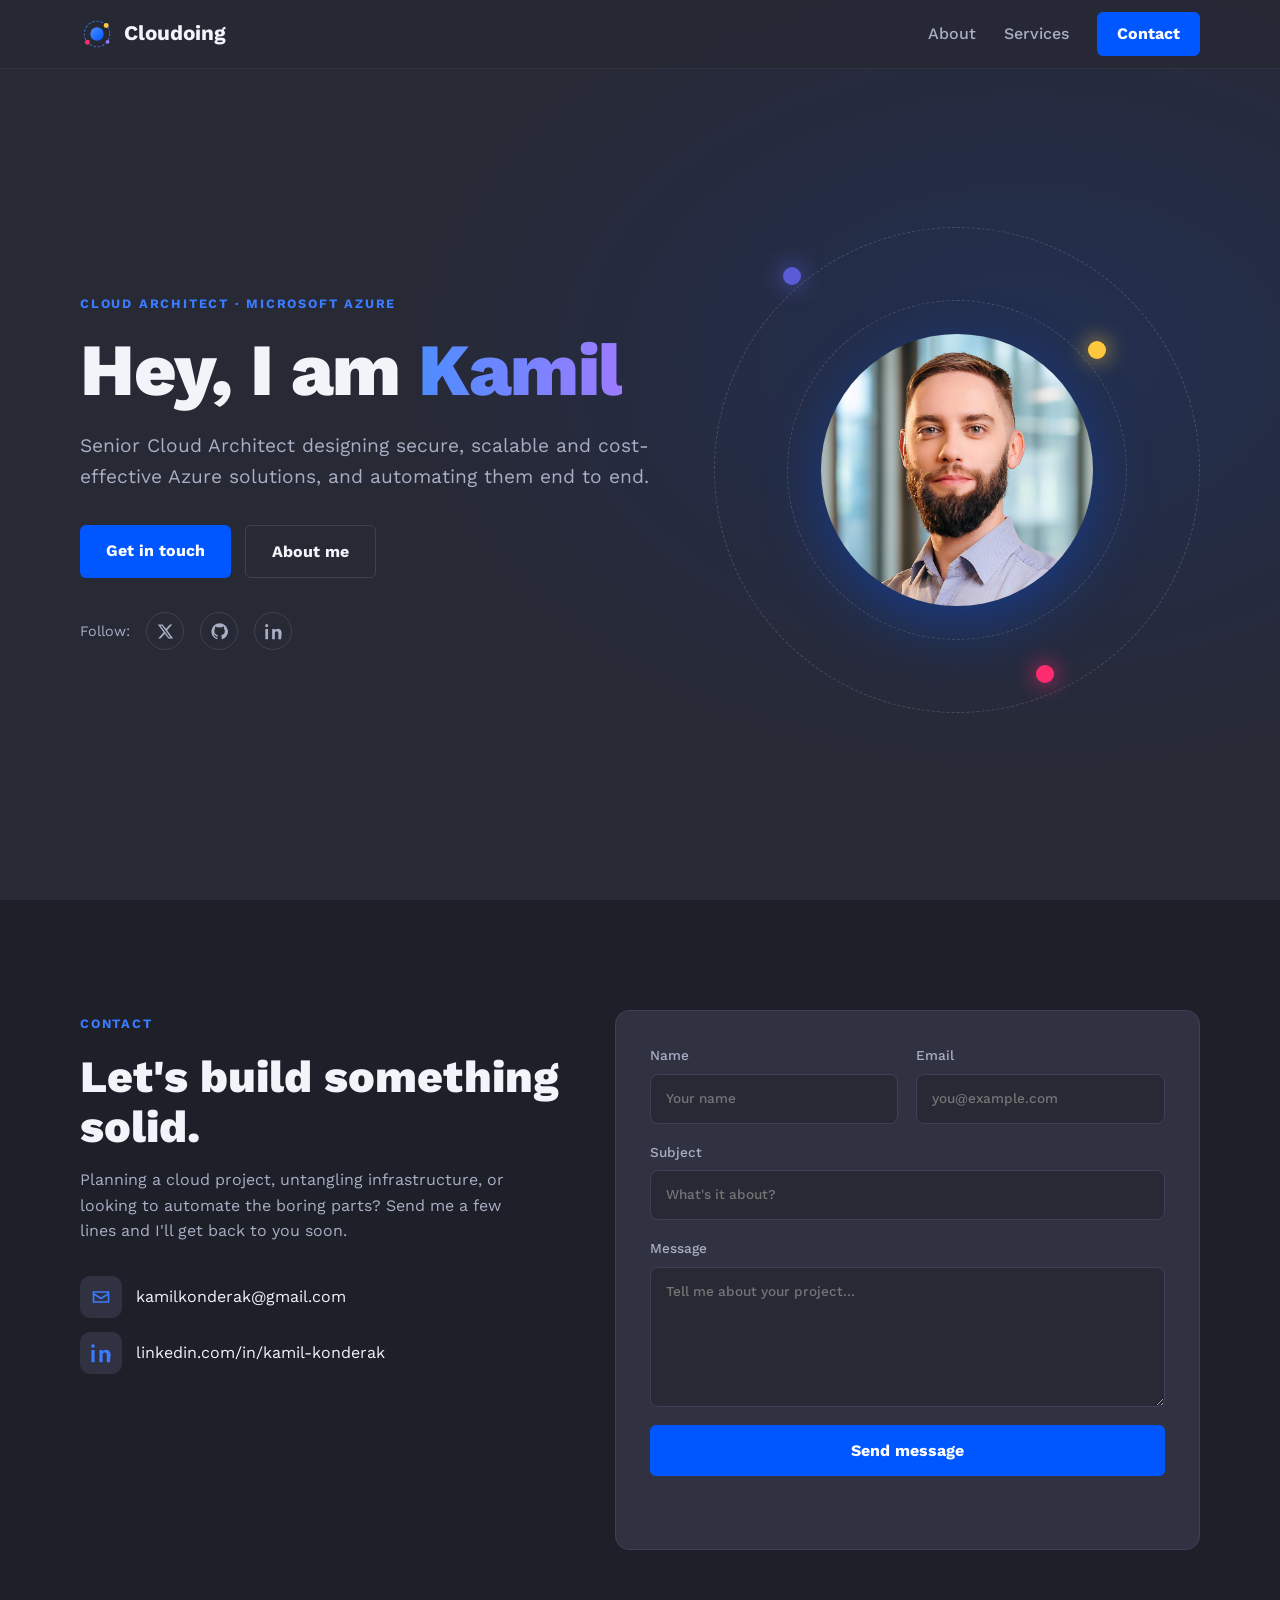
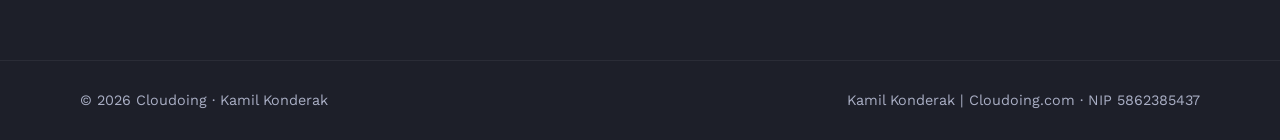
<file: index.html>
<!doctype html>
<html lang="en">
<head>
<meta charset="utf-8">
<meta name="viewport" content="width=device-width, initial-scale=1">
<title>Kamil Konderak – Cloud Architect | Cloudoing</title>
<meta name="description" content="Kamil Konderak – Senior Cloud Architect specialising in Microsoft Azure, DevOps and infrastructure as code. Get in touch.">
<link rel="preconnect" href="https://fonts.googleapis.com">
<link rel="preconnect" href="https://fonts.gstatic.com" crossorigin>
<link href="https://fonts.googleapis.com/css2?family=Work+Sans:wght@400;500;700;800&display=swap" rel="stylesheet">
<link rel="icon" href="favicon.svg" type="image/svg+xml">
<link rel="stylesheet" href="style.css">
</head>
<body>

<header>
  <div class="wrap">
    <a href="#top" class="logo">
      <img src="img/logo-mark.svg" alt="" width="34" height="34">Cloudoing
    </a>
    <nav>
      <a href="about.html">About</a>
      <a href="services.html">Services</a>
      <a href="#contact" class="btn">Contact</a>
    </nav>
  </div>
</header>

<main id="top">
<section class="hero">
  <div class="wrap">
    <div>
      <span class="eyebrow">Cloud Architect · Microsoft Azure</span>
      <h1>Hey, I am <span>Kamil</span></h1>
      <p class="lead">Senior Cloud Architect designing secure, scalable and cost-effective Azure solutions, and automating them end to end.</p>
      <div class="cta">
        <a href="#contact" class="btn">Get in touch</a>
        <a href="about.html" class="btn ghost">About me</a>
      </div>
      <div class="follow">
        <span>Follow:</span>
        <a href="https://x.com/kamilkonderak" aria-label="X / Twitter" rel="noopener"><svg viewBox="0 0 24 24"><path d="M18.2 2h3.3l-7.2 8.3L22.8 22h-6.6l-5.2-6.8L5 22H1.700l7.700-8.800L1.200 2h6.800l4.700 6.200zm-1.200 18h1.800L7 3.900H5.100z"/></svg></a>
        <a href="https://github.com/kamilkonderak" aria-label="GitHub" rel="noopener"><svg viewBox="0 0 24 24"><path d="M12 .5a11.500 11.500 0 0 0-3.600 22.400c.6.1.8-.3.8-.6v-2c-3.200.7-3.900-1.500-3.900-1.500-.5-1.300-1.300-1.700-1.300-1.700-1-.7.1-.7.1-.7 1.200.1 1.800 1.200 1.800 1.200 1 1.800 2.700 1.300 3.400 1 .1-.8.4-1.300.7-1.600-2.600-.3-5.300-1.300-5.300-5.700 0-1.300.5-2.300 1.200-3.100-.1-.3-.5-1.500.1-3.100 0 0 1-.3 3.200 1.200a11 11 0 0 1 5.800 0c2.200-1.500 3.200-1.200 3.200-1.200.6 1.600.2 2.800.1 3.100.8.800 1.200 1.800 1.200 3.100 0 4.400-2.700 5.400-5.300 5.700.4.400.8 1.100.8 2.200v3.200c0 .3.200.7.800.6A11.500 11.500 0 0 0 12 .5z"/></svg></a>
        <a href="https://www.linkedin.com/in/kamil-konderak/" aria-label="LinkedIn" rel="noopener"><svg viewBox="0 0 24 24"><path d="M4.300 8.500H.500V23h3.800zM2.400 1.500a2.200 2.200 0 1 0 0 4.400 2.200 2.200 0 0 0 0-4.400zM23.500 14.500c0-4.300-2.300-6.300-5.400-6.300-2.500 0-3.600 1.400-4.200 2.300V8.500h-3.800V23h3.800v-8c0-2 .6-3.500 2.700-3.500 2 0 2.300 1.900 2.300 3.600V23h3.800z"/></svg></a>
      </div>
    </div>

    <div class="orbit" aria-hidden="true">
      <div class="ring r1"><i></i><i></i></div>
      <div class="ring r2"><i></i></div>
      <div class="ring r3"><i></i></div>
      <div class="cloud">
        <img src="img/kamil.jpg" alt="Kamil Konderak" width="400" height="400">
      </div>
    </div>
  </div>
</section>

<section class="contact" id="contact">
  <div class="wrap">
    <div>
      <span class="eyebrow">Contact</span>
      <h2>Let's build something solid.</h2>
      <p>Planning a cloud project, untangling infrastructure, or looking to automate the boring parts? Send me a few lines and I'll get back to you soon.</p>
      <ul class="info">
        <li><b><svg viewBox="0 0 24 24"><path d="M2 5h20v14H2zm2 2v.5l8 5 8-5V7zm16 3-8 5-8-5V17h16z"/></svg></b><a href="mailto:kamilkonderak@gmail.com" id="mail-link">kamilkonderak@gmail.com</a></li>
        <li><b><svg viewBox="0 0 24 24"><path d="M4.300 8.500H.500V23h3.800zM2.400 1.500a2.200 2.200 0 1 0 0 4.400 2.200 2.200 0 0 0 0-4.400zM23.500 14.500c0-4.300-2.300-6.300-5.400-6.300-2.500 0-3.600 1.400-4.200 2.300V8.500h-3.800V23h3.800v-8c0-2 .6-3.500 2.700-3.500 2 0 2.300 1.900 2.300 3.600V23h3.800z"/></svg></b><a href="https://www.linkedin.com/in/kamil-konderak/" rel="noopener">linkedin.com/in/kamil-konderak</a></li>
      </ul>
    </div>

    <form id="form" novalidate>
      <div class="row">
        <label>Name<input name="name" required autocomplete="name" placeholder="Your name"></label>
        <label>Email<input name="email" type="email" required autocomplete="email" placeholder="you@example.com"></label>
      </div>
      <label>Subject<input name="subject" placeholder="What's it about?"></label>
      <label>Message<textarea name="message" required placeholder="Tell me about your project…"></textarea></label>
      <input class="hp" name="website" tabindex="-1" autocomplete="off" aria-hidden="true">
      <button class="btn" type="submit">Send message</button>
      <div class="status" id="status" role="status"></div>
    </form>
  </div>
</section>
</main>

<footer>
  <div class="wrap">
    <span>© <span id="yr"></span> Cloudoing · Kamil Konderak</span>
    <span>Kamil Konderak | Cloudoing.com · NIP 5862385437</span>
  </div>
</footer>

<script>
  // Set ENDPOINT to a form service URL (e.g. Formspree: https://formspree.io/f/xxxx) to send in-page.
  // Left empty, the form opens the visitor's email client addressed to EMAIL.
  const EMAIL = "kamilkonderak@gmail.com";
  const ENDPOINT = "";

  document.getElementById("yr").textContent = new Date().getFullYear();
  const form = document.getElementById("form"), status = document.getElementById("status");

  form.addEventListener("submit", async e => {
    e.preventDefault();
    const d = Object.fromEntries(new FormData(form));
    if (d.website) return; // honeypot
    if (!d.name || !/^\S+@\S+\.\S+$/.test(d.email || "") || !d.message) {
      status.textContent = "Please fill in your name, a valid email and a message.";
      return;
    }
    if (ENDPOINT) {
      status.textContent = "Sending…";
      try {
        const r = await fetch(ENDPOINT, {method:"POST", headers:{Accept:"application/json","Content-Type":"application/json"}, body:JSON.stringify(d)});
        if (!r.ok) throw 0;
        form.reset(); status.textContent = "Thanks! Your message is on its way.";
      } catch { status.textContent = "Something went wrong. Please email me directly."; }
    } else {
      const body = `${d.message}\n\n— ${d.name} (${d.email})`;
      location.href = `mailto:${EMAIL}?subject=${encodeURIComponent(d.subject || "Hello from cloudoing")}&body=${encodeURIComponent(body)}`;
      status.textContent = "Opening your email app…";
    }
  });
</script>
</body>
</html>
</file>
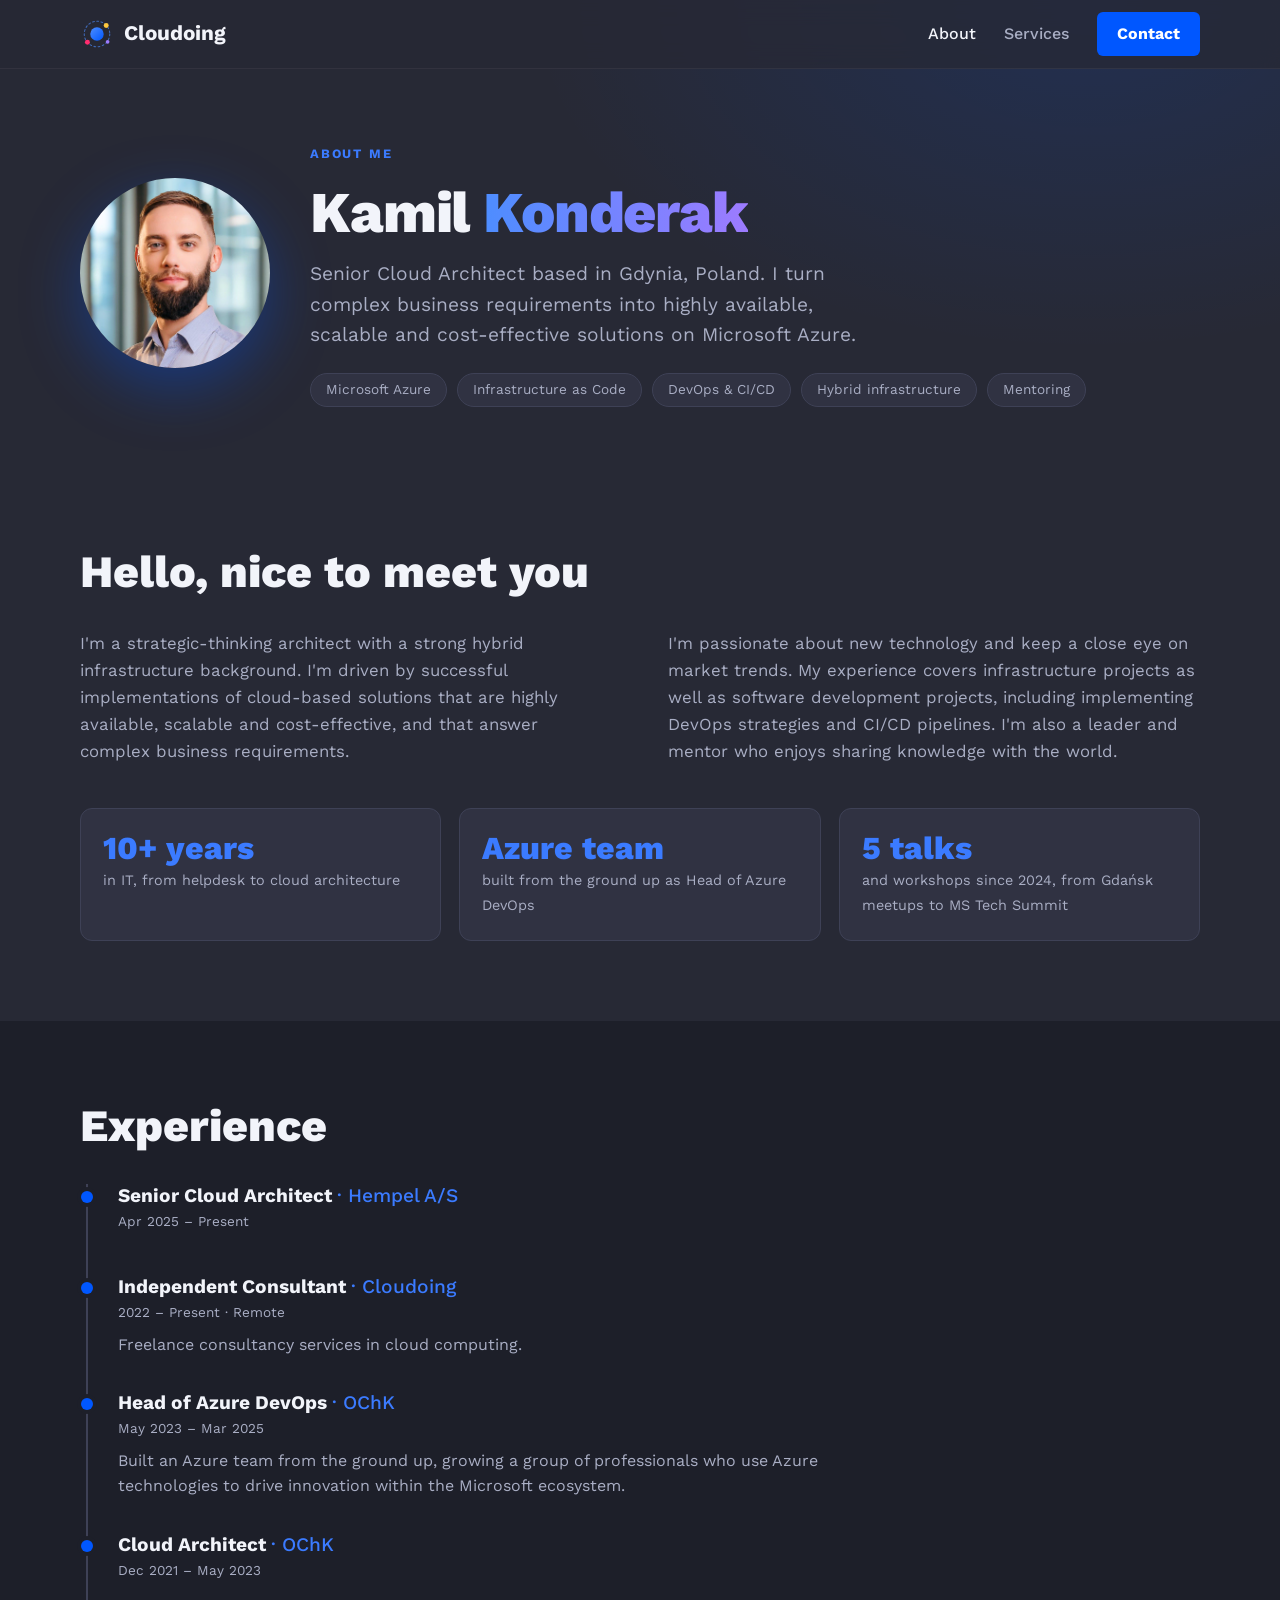
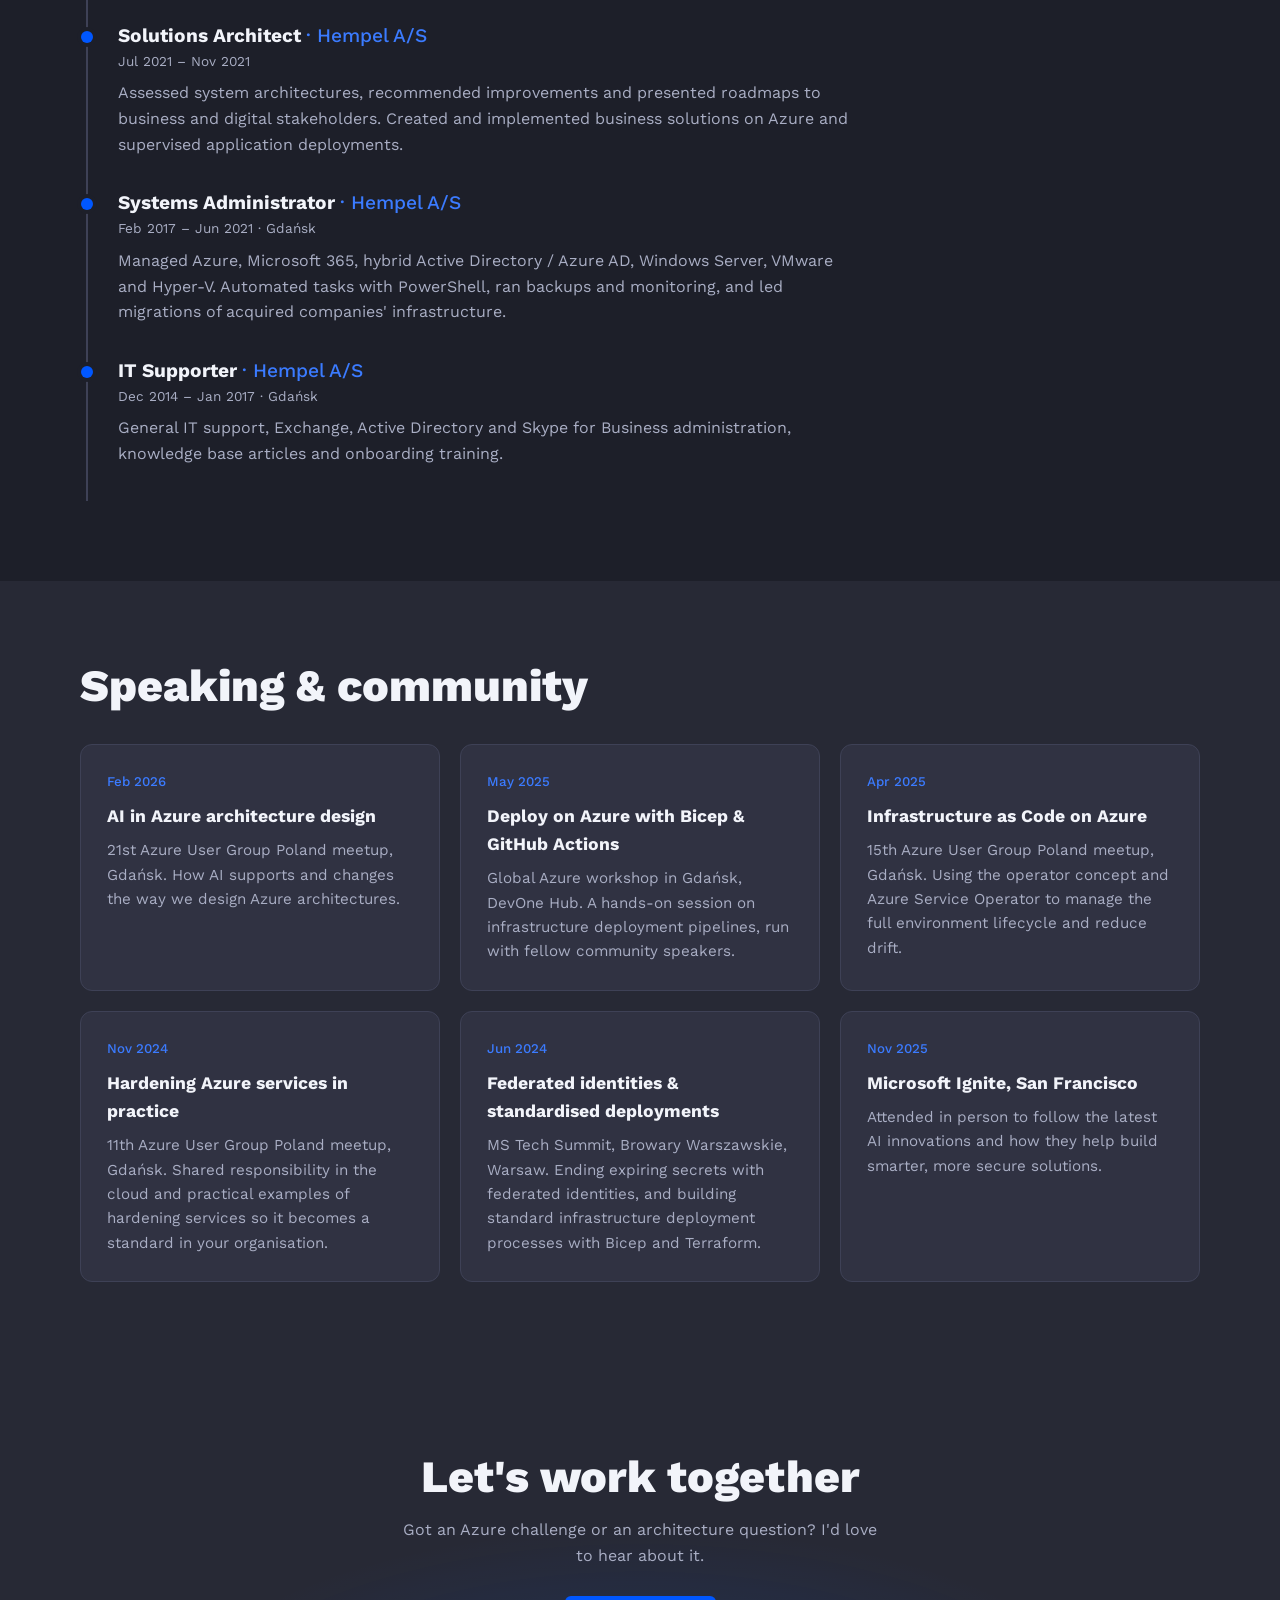
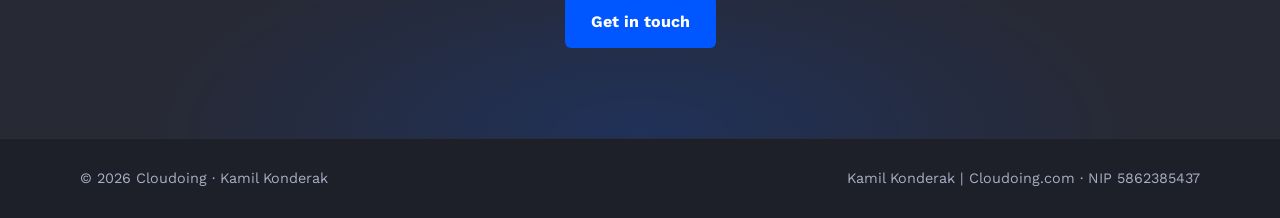
<file: about.html>
<!doctype html>
<html lang="en">
<head>
<meta charset="utf-8">
<meta name="viewport" content="width=device-width, initial-scale=1">
<title>About – Kamil Konderak | Cloudoing</title>
<meta name="description" content="Kamil Konderak is a Senior Cloud Architect based in Gdynia, Poland, with 10+ years in IT and a focus on Microsoft Azure, DevOps and infrastructure as code.">
<link rel="preconnect" href="https://fonts.googleapis.com">
<link rel="preconnect" href="https://fonts.gstatic.com" crossorigin>
<link href="https://fonts.googleapis.com/css2?family=Work+Sans:wght@400;500;700;800&display=swap" rel="stylesheet">
<link rel="icon" href="favicon.svg" type="image/svg+xml">
<link rel="stylesheet" href="style.css">
</head>
<body>

<header>
  <div class="wrap">
    <a href="index.html" class="logo"><img src="img/logo-mark.svg" alt="" width="34" height="34">Cloudoing</a>
    <nav>
      <a href="about.html" style="color:var(--text)">About</a>
      <a href="services.html">Services</a>
      <a href="index.html#contact" class="btn">Contact</a>
    </nav>
  </div>
</header>

<main>
<section class="page-head">
  <div class="wrap">
    <img src="img/kamil.jpg" alt="Kamil Konderak" width="190" height="190">
    <div>
      <span class="eyebrow">About me</span>
      <h1 style="font-size:clamp(2.2rem,5vw,3.6rem)">Kamil <span>Konderak</span></h1>
      <p class="lead">Senior Cloud Architect based in Gdynia, Poland. I turn complex business requirements into highly available, scalable and cost-effective solutions on Microsoft Azure.</p>
      <div class="chips"><span>Microsoft Azure</span><span>Infrastructure as Code</span><span>DevOps &amp; CI/CD</span><span>Hybrid infrastructure</span><span>Mentoring</span></div>
    </div>
  </div>
</section>

<section class="section">
  <div class="wrap">
    <h2>Hello, nice to meet you</h2>
    <div class="bio">
      <p>I'm a strategic-thinking architect with a strong hybrid infrastructure background. I'm driven by successful implementations of cloud-based solutions that are highly available, scalable and cost-effective, and that answer complex business requirements.</p>
      <p>I'm passionate about new technology and keep a close eye on market trends. My experience covers infrastructure projects as well as software development projects, including implementing DevOps strategies and CI/CD pipelines. I'm also a leader and mentor who enjoys sharing knowledge with the world.</p>
    </div>
    <div class="stats">
      <div class="stat"><b>10+ years</b><span>in IT, from helpdesk to cloud architecture</span></div>
      <div class="stat"><b>Azure team</b><span>built from the ground up as Head of Azure DevOps</span></div>
      <div class="stat"><b>5 talks</b><span>and workshops since 2024, from Gdańsk meetups to MS Tech Summit</span></div>
    </div>
  </div>
</section>

<section class="section alt">
  <div class="wrap">
    <h2>Experience</h2>
    <ul class="timeline">
      <li>
        <h3>Senior Cloud Architect <span class="org">· Hempel A/S</span></h3>
        <time>Apr 2025 – Present</time>
      </li>
      <li>
        <h3>Independent Consultant <span class="org">· Cloudoing</span></h3>
        <time>2022 – Present · Remote</time>
        <p>Freelance consultancy services in cloud computing.</p>
      </li>
      <li>
        <h3>Head of Azure DevOps <span class="org">· OChK</span></h3>
        <time>May 2023 – Mar 2025</time>
        <p>Built an Azure team from the ground up, growing a group of professionals who use Azure technologies to drive innovation within the Microsoft ecosystem.</p>
      </li>
      <li>
        <h3>Cloud Architect <span class="org">· OChK</span></h3>
        <time>Dec 2021 – May 2023</time>
      </li>
      <li>
        <h3>Solutions Architect <span class="org">· Hempel A/S</span></h3>
        <time>Jul 2021 – Nov 2021</time>
        <p>Assessed system architectures, recommended improvements and presented roadmaps to business and digital stakeholders. Created and implemented business solutions on Azure and supervised application deployments.</p>
      </li>
      <li>
        <h3>Systems Administrator <span class="org">· Hempel A/S</span></h3>
        <time>Feb 2017 – Jun 2021 · Gdańsk</time>
        <p>Managed Azure, Microsoft 365, hybrid Active Directory / Azure AD, Windows Server, VMware and Hyper-V. Automated tasks with PowerShell, ran backups and monitoring, and led migrations of acquired companies' infrastructure.</p>
      </li>
      <li>
        <h3>IT Supporter <span class="org">· Hempel A/S</span></h3>
        <time>Dec 2014 – Jan 2017 · Gdańsk</time>
        <p>General IT support, Exchange, Active Directory and Skype for Business administration, knowledge base articles and onboarding training.</p>
      </li>
    </ul>
  </div>
</section>

<section class="section">
  <div class="wrap">
    <h2>Speaking &amp; community</h2>
    <div class="cards">
      <div class="card"><small>Feb 2026</small><h3>AI in Azure architecture design</h3><p>21st Azure User Group Poland meetup, Gdańsk. How AI supports and changes the way we design Azure architectures.</p></div>
      <div class="card"><small>May 2025</small><h3>Deploy on Azure with Bicep &amp; GitHub Actions</h3><p>Global Azure workshop in Gdańsk, DevOne Hub. A hands-on session on infrastructure deployment pipelines, run with fellow community speakers.</p></div>
      <div class="card"><small>Apr 2025</small><h3>Infrastructure as Code on Azure</h3><p>15th Azure User Group Poland meetup, Gdańsk. Using the operator concept and Azure Service Operator to manage the full environment lifecycle and reduce drift.</p></div>
      <div class="card"><small>Nov 2024</small><h3>Hardening Azure services in practice</h3><p>11th Azure User Group Poland meetup, Gdańsk. Shared responsibility in the cloud and practical examples of hardening services so it becomes a standard in your organisation.</p></div>
      <div class="card"><small>Jun 2024</small><h3>Federated identities &amp; standardised deployments</h3><p>MS Tech Summit, Browary Warszawskie, Warsaw. Ending expiring secrets with federated identities, and building standard infrastructure deployment processes with Bicep and Terraform.</p></div>
      <div class="card"><small>Nov 2025</small><h3>Microsoft Ignite, San Francisco</h3><p>Attended in person to follow the latest AI innovations and how they help build smarter, more secure solutions.</p></div>
    </div>
  </div>
</section>

<section class="cta-band">
  <div class="wrap">
    <h2>Let's work together</h2>
    <p>Got an Azure challenge or an architecture question? I'd love to hear about it.</p>
    <a href="index.html#contact" class="btn">Get in touch</a>
  </div>
</section>
</main>

<footer>
  <div class="wrap">
    <span>© <span id="yr"></span> Cloudoing · Kamil Konderak</span>
    <span>Kamil Konderak | Cloudoing.com · NIP 5862385437</span>
  </div>
</footer>
<script>document.getElementById("yr").textContent = new Date().getFullYear();</script>
</body>
</html>
</file>
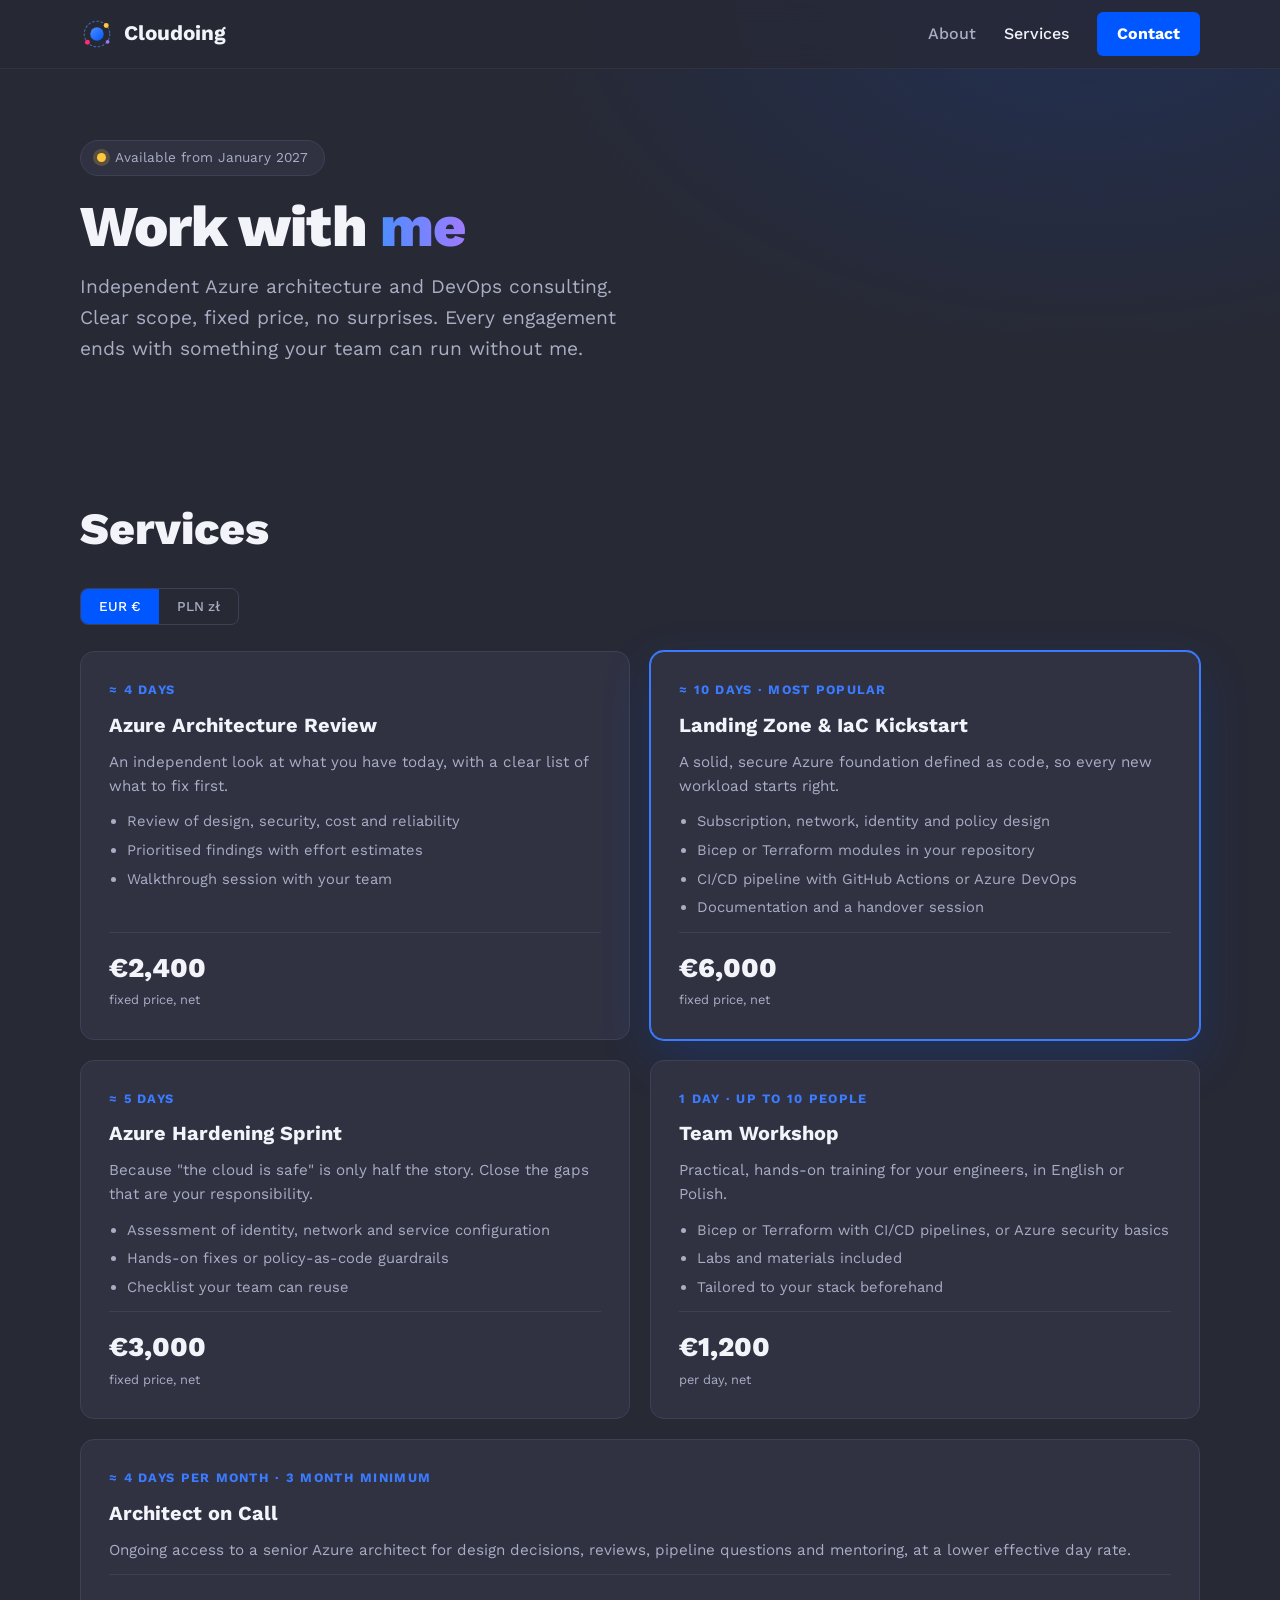
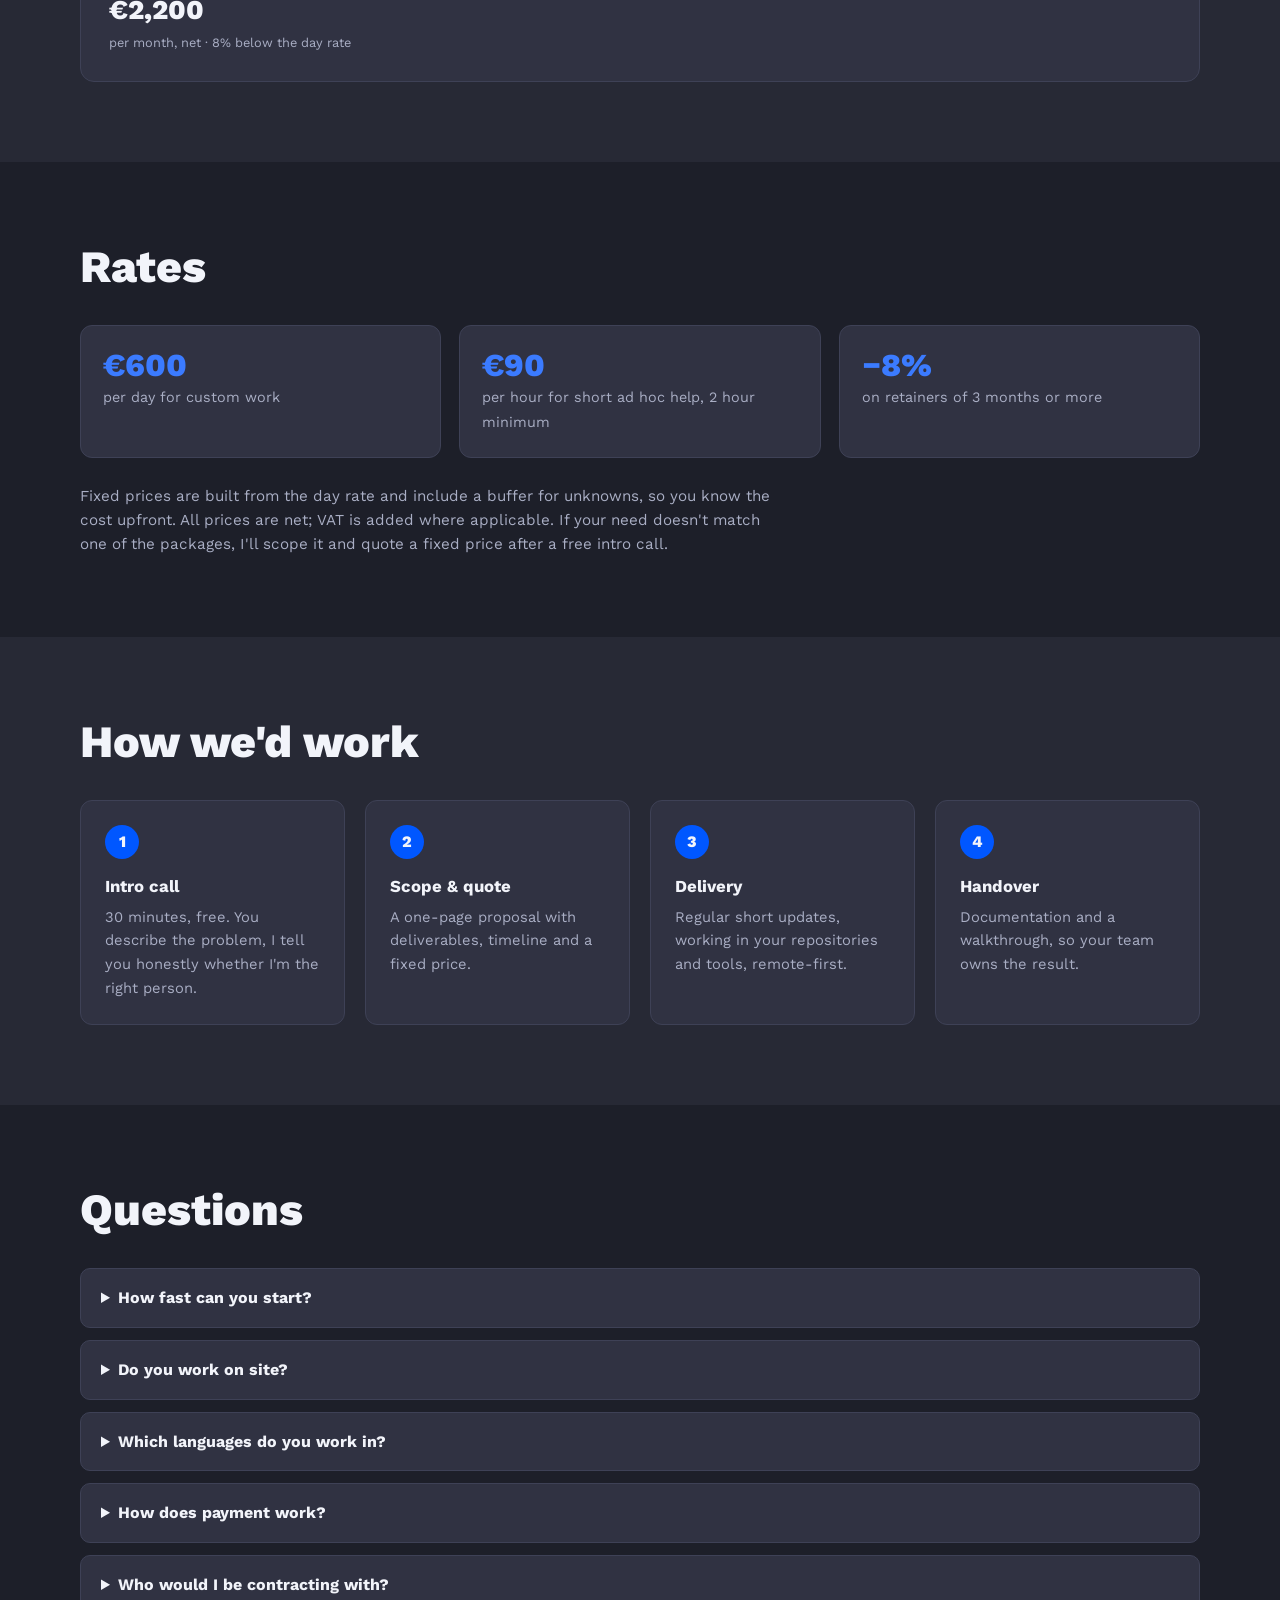
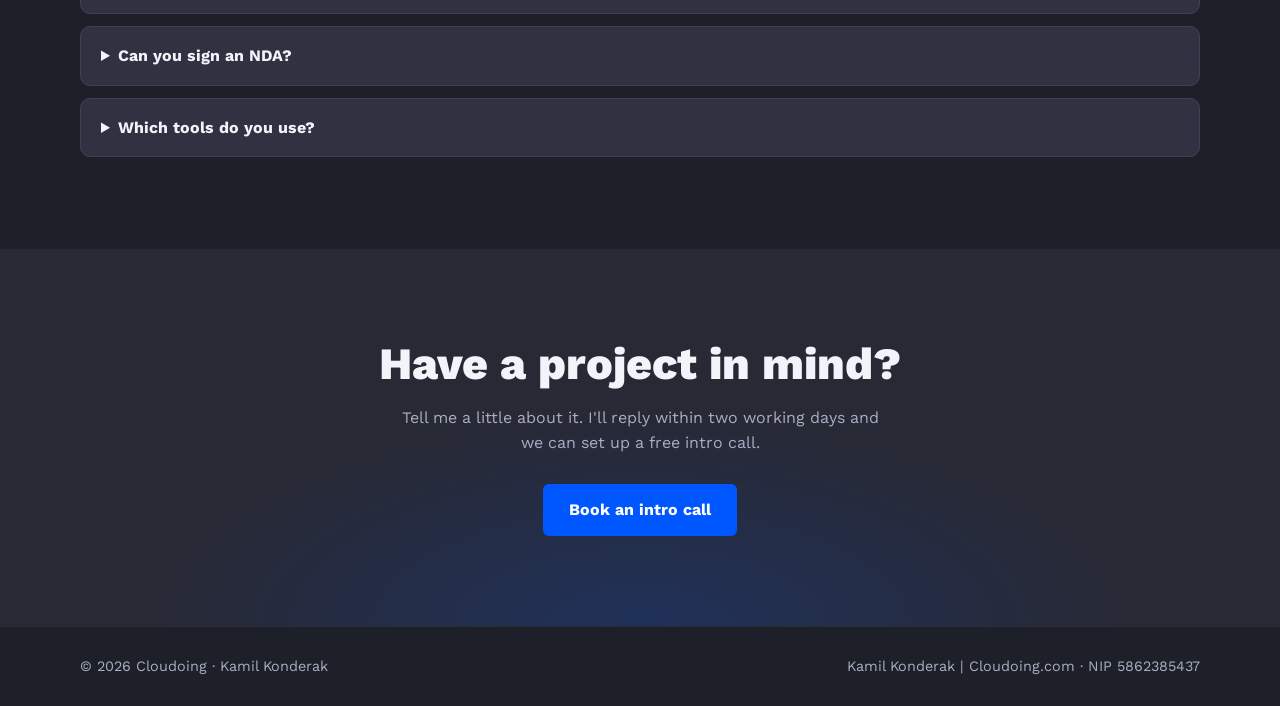
<file: services.html>
<!doctype html>
<html lang="en">
<head>
<meta charset="utf-8">
<meta name="viewport" content="width=device-width, initial-scale=1">
<title>Services – Work with Kamil Konderak | Cloudoing</title>
<meta name="description" content="Fixed-scope Azure consulting: architecture reviews, landing zones and infrastructure as code, security hardening, team workshops and architect-on-call retainers.">
<link rel="preconnect" href="https://fonts.googleapis.com">
<link rel="preconnect" href="https://fonts.gstatic.com" crossorigin>
<link href="https://fonts.googleapis.com/css2?family=Work+Sans:wght@400;500;700;800&display=swap" rel="stylesheet">
<link rel="icon" href="favicon.svg" type="image/svg+xml">
<link rel="stylesheet" href="style.css">
</head>
<body>

<header>
  <div class="wrap">
    <a href="index.html" class="logo"><img src="img/logo-mark.svg" alt="" width="34" height="34">Cloudoing</a>
    <nav>
      <a href="about.html">About</a>
      <a href="services.html" style="color:var(--text)">Services</a>
      <a href="index.html#contact" class="btn">Contact</a>
    </nav>
  </div>
</header>

<main>
<section class="page-head">
  <div class="wrap" style="grid-template-columns:1fr">
    <div>
      <span class="badge"><i style="background:#ffc83d;box-shadow:0 0 0 4px rgba(255,200,61,.2)"></i>Available from January 2027</span>
      <h1 style="font-size:clamp(2.2rem,5vw,3.6rem)">Work with <span>me</span></h1>
      <p class="lead">Independent Azure architecture and DevOps consulting. Clear scope, fixed price, no surprises. Every engagement ends with something your team can run without me.</p>
    </div>
  </div>
</section>

<section class="section">
  <div class="wrap">
    <h2>Services</h2>
    <div class="toggle" role="group" aria-label="Currency">
      <button type="button" data-cur="eur" aria-pressed="true">EUR €</button>
      <button type="button" data-cur="pln" aria-pressed="false">PLN zł</button>
    </div>
    <div class="offers">

      <article class="offer">
        <span class="dur">≈ 4 days</span>
        <h3>Azure Architecture Review</h3>
        <p>An independent look at what you have today, with a clear list of what to fix first.</p>
        <ul><li>Review of design, security, cost and reliability</li><li>Prioritised findings with effort estimates</li><li>Walkthrough session with your team</li></ul>
        <div class="price"><span class="p" data-eur="€2,400" data-pln="10 000 zł">€2,400</span><small>fixed price, net</small></div>
      </article>

      <article class="offer featured">
        <span class="dur">≈ 10 days · most popular</span>
        <h3>Landing Zone &amp; IaC Kickstart</h3>
        <p>A solid, secure Azure foundation defined as code, so every new workload starts right.</p>
        <ul><li>Subscription, network, identity and policy design</li><li>Bicep or Terraform modules in your repository</li><li>CI/CD pipeline with GitHub Actions or Azure DevOps</li><li>Documentation and a handover session</li></ul>
        <div class="price"><span class="p" data-eur="€6,000" data-pln="25 000 zł">€6,000</span><small>fixed price, net</small></div>
      </article>

      <article class="offer">
        <span class="dur">≈ 5 days</span>
        <h3>Azure Hardening Sprint</h3>
        <p>Because "the cloud is safe" is only half the story. Close the gaps that are your responsibility.</p>
        <ul><li>Assessment of identity, network and service configuration</li><li>Hands-on fixes or policy-as-code guardrails</li><li>Checklist your team can reuse</li></ul>
        <div class="price"><span class="p" data-eur="€3,000" data-pln="12 500 zł">€3,000</span><small>fixed price, net</small></div>
      </article>

      <article class="offer">
        <span class="dur">1 day · up to 10 people</span>
        <h3>Team Workshop</h3>
        <p>Practical, hands-on training for your engineers, in English or Polish.</p>
        <ul><li>Bicep or Terraform with CI/CD pipelines, or Azure security basics</li><li>Labs and materials included</li><li>Tailored to your stack beforehand</li></ul>
        <div class="price"><span class="p" data-eur="€1,200" data-pln="5 000 zł">€1,200</span><small>per day, net</small></div>
      </article>

      <article class="offer" style="grid-column:1/-1">
        <span class="dur">≈ 4 days per month · 3 month minimum</span>
        <h3>Architect on Call</h3>
        <p>Ongoing access to a senior Azure architect for design decisions, reviews, pipeline questions and mentoring, at a lower effective day rate.</p>
        <div class="price"><span class="p" data-eur="€2,200" data-pln="9 200 zł">€2,200</span><small>per month, net · 8% below the day rate</small></div>
      </article>
    </div>
  </div>
</section>

<section class="section alt">
  <div class="wrap">
    <h2>Rates</h2>
    <div class="rates">
      <div class="stat"><b class="p" data-eur="€600" data-pln="2 500 zł">€600</b><span>per day for custom work</span></div>
      <div class="stat"><b class="p" data-eur="€90" data-pln="400 zł">€90</b><span>per hour for short ad hoc help, 2 hour minimum</span></div>
      <div class="stat"><b>−8%</b><span>on retainers of 3 months or more</span></div>
    </div>
    <p class="note">Fixed prices are built from the day rate and include a buffer for unknowns, so you know the cost upfront. All prices are net; VAT is added where applicable. If your need doesn't match one of the packages, I'll scope it and quote a fixed price after a free intro call.</p>
  </div>
</section>

<section class="section">
  <div class="wrap">
    <h2>How we'd work</h2>
    <div class="steps">
      <div class="step"><h3>Intro call</h3><p>30 minutes, free. You describe the problem, I tell you honestly whether I'm the right person.</p></div>
      <div class="step"><h3>Scope &amp; quote</h3><p>A one-page proposal with deliverables, timeline and a fixed price.</p></div>
      <div class="step"><h3>Delivery</h3><p>Regular short updates, working in your repositories and tools, remote-first.</p></div>
      <div class="step"><h3>Handover</h3><p>Documentation and a walkthrough, so your team owns the result.</p></div>
    </div>
  </div>
</section>

<section class="section alt">
  <div class="wrap">
    <h2>Questions</h2>
    <details><summary>How fast can you start?</summary><p>I'm available for new engagements from January 2027. If you have a project coming up, get in touch now: we can scope it and agree a start date, and I'll only take on a limited number of projects at a time.</p></details>
    <details><summary>Do you work on site?</summary><p>Mostly remote, which suits Azure work well. I'm based in the Gdańsk and Gdynia area, so occasional on-site workshops in the Tri-City are possible.</p></details>
    <details><summary>Which languages do you work in?</summary><p>English and Polish.</p></details>
    <details><summary>How does payment work?</summary><p>No advance payments. I issue a single invoice when the work is delivered, with a 14 day payment term. Retainers are invoiced at the end of each month on the same terms.</p></details>
    <details><summary>Who would I be contracting with?</summary><p>Kamil Konderak | Cloudoing.com, a sole proprietorship (jednoosobowa działalność gospodarcza) registered in Poland, NIP 5862385437. Invoices are issued by this business.</p></details>
    <details><summary>Can you sign an NDA?</summary><p>Yes. I'm happy to sign yours before we go into details.</p></details>
    <details><summary>Which tools do you use?</summary><p>Azure first, with Bicep and Terraform for infrastructure as code, and GitHub Actions or Azure DevOps for pipelines. I'll adapt to your existing stack.</p></details>
  </div>
</section>

<section class="cta-band">
  <div class="wrap">
    <h2>Have a project in mind?</h2>
    <p>Tell me a little about it. I'll reply within two working days and we can set up a free intro call.</p>
    <a href="index.html#contact" class="btn">Book an intro call</a>
  </div>
</section>
</main>

<footer>
  <div class="wrap">
    <span>© <span id="yr"></span> Cloudoing · Kamil Konderak</span>
    <span>Kamil Konderak | Cloudoing.com · NIP 5862385437</span>
  </div>
</footer>
<script>
  document.getElementById("yr").textContent = new Date().getFullYear();
  const btns = document.querySelectorAll(".toggle button");
  function setCur(c) {
    document.querySelectorAll(".p").forEach(e => e.textContent = e.dataset[c]);
    btns.forEach(b => b.setAttribute("aria-pressed", b.dataset.cur === c));
    try { localStorage.setItem("cur", c); } catch {}
  }
  btns.forEach(b => b.addEventListener("click", () => setCur(b.dataset.cur)));
  let saved = null; try { saved = localStorage.getItem("cur"); } catch {}
  setCur(saved || ((navigator.language || "").toLowerCase().startsWith("pl") ? "pln" : "eur"));
</script>
</body>
</html>
</file>
<file: style.css>
:root{
  --bg:#272935; --bg-deep:#1d1f29; --card:#303242; --line:#3e4156;
  --text:#f2f4fa; --muted:#a9aec4; --accent:#0057ff; --accent-hi:#3b7bff;
  --d1:#5b5bd6; --d2:#ffc83d; --d3:#ff2d6f; --d4:#4d8dff;
}
*{box-sizing:border-box;margin:0}
html{scroll-behavior:smooth}
body{font-family:"Work Sans",system-ui,sans-serif;background:var(--bg);color:var(--text);line-height:1.6;overflow-x:hidden}
a{color:inherit;text-decoration:none}
.wrap{width:min(1120px,100% - 32px);margin-inline:auto}

header{position:fixed;inset:0 0 auto;z-index:10;backdrop-filter:blur(12px);background:rgba(39,41,53,.75);border-bottom:1px solid rgba(255,255,255,.05)}
header .wrap{display:flex;align-items:center;justify-content:space-between;height:68px}
.logo{display:flex;align-items:center;gap:10px;font-weight:700;font-size:1.3rem}
nav{display:flex;gap:28px;align-items:center}
nav a{color:var(--muted);font-weight:500;transition:color .2s}
nav a:hover{color:var(--text)}
.btn{display:inline-block;background:var(--accent);color:#fff;font-weight:700;padding:13px 26px;border:0;border-radius:6px;font:inherit;font-weight:700;cursor:pointer;transition:background .2s,transform .2s}
.btn:hover{background:var(--accent-hi);transform:translateY(-2px)}
nav .btn{padding:9px 20px;color:#fff}

.hero{position:relative;min-height:100vh;display:flex;align-items:center;padding:110px 0 70px;background:radial-gradient(900px 600px at 80% 40%,rgba(0,87,255,.14),transparent 70%),var(--bg)}
.hero .wrap{display:grid;grid-template-columns:1.1fr .9fr;gap:40px;align-items:center}
.eyebrow{display:inline-block;color:var(--accent-hi);font-weight:700;letter-spacing:.14em;text-transform:uppercase;font-size:.8rem;margin-bottom:18px}
h1{font-size:clamp(2.6rem,6vw,4.6rem);line-height:1.05;font-weight:800;letter-spacing:-.02em}
h1 span{background:linear-gradient(90deg,#4d8dff,#9d7bff);-webkit-background-clip:text;background-clip:text;color:transparent}
.lead{margin:22px 0 32px;font-size:1.2rem;color:var(--muted);max-width:30em}
.cta{display:flex;gap:14px;flex-wrap:wrap}
.btn.ghost{background:transparent;border:1px solid var(--line);color:var(--text)}
.btn.ghost:hover{background:var(--card)}
.follow{display:flex;gap:16px;align-items:center;margin-top:34px;color:var(--muted);font-size:.9rem}
.follow a{display:grid;place-items:center;width:38px;height:38px;border-radius:50%;border:1px solid var(--line);transition:all .2s}
.follow a:hover{color:#fff;background:var(--accent);border-color:var(--accent)}
.follow svg{width:17px;height:17px;fill:currentColor}

/* orbit */
.orbit{position:relative;aspect-ratio:1;width:100%;max-width:520px;justify-self:center}
.ring{position:absolute;border:1px dashed rgba(255,255,255,.16);border-radius:50%;inset:0;animation:spin 60s linear infinite}
.ring.r2{inset:15%;animation-duration:42s;animation-direction:reverse}
.ring.r3{inset:32%;animation-duration:28s}
.ring i{position:absolute;width:18px;height:18px;border-radius:50%;box-shadow:0 0 22px currentColor}
.r1 i{top:8%;left:14%;background:var(--d1);color:var(--d1)}
.r1 i+i{top:auto;bottom:6%;left:auto;right:30%;background:var(--d3);color:var(--d3)}
.r2 i{top:12%;right:6%;background:var(--d2);color:var(--d2)}
.r3 i{bottom:2%;left:22%;background:var(--d4);color:var(--d4)}
.cloud{position:absolute;inset:0;display:grid;place-items:center}
.cloud img{width:56%;height:auto;aspect-ratio:1;object-fit:cover;border-radius:50%;box-shadow:0 20px 60px rgba(0,87,255,.35);animation:float 6s ease-in-out infinite}
@keyframes spin{to{transform:rotate(360deg)}}
@keyframes float{50%{transform:translateY(-12px)}}

/* contact */
.contact{padding:110px 0;background:var(--bg-deep)}
.contact .wrap{display:grid;grid-template-columns:.9fr 1.1fr;gap:56px}
h2{font-size:clamp(2rem,4vw,2.8rem);line-height:1.1;font-weight:800;margin-bottom:16px}
.contact p{color:var(--muted);max-width:28em}
.info{list-style:none;padding:0;margin-top:32px;display:grid;gap:14px}
.info li{display:flex;gap:14px;align-items:center}
.info b{display:grid;place-items:center;width:42px;height:42px;border-radius:10px;background:var(--card);color:var(--accent-hi)}
.info svg{width:20px;height:20px;fill:currentColor}
form{background:var(--card);border:1px solid var(--line);border-radius:14px;padding:34px;display:grid;gap:18px}
.row{display:grid;grid-template-columns:1fr 1fr;gap:18px}
label{display:grid;gap:7px;font-size:.85rem;font-weight:500;color:var(--muted)}
input,textarea{font:inherit;color:var(--text);background:var(--bg);border:1px solid var(--line);border-radius:8px;padding:13px 15px;transition:border-color .2s,box-shadow .2s;width:100%}
textarea{resize:vertical;min-height:140px}
input:focus,textarea:focus{outline:0;border-color:var(--accent-hi);box-shadow:0 0 0 3px rgba(0,87,255,.25)}
.hp{position:absolute;left:-9999px}
.status{min-height:1.4em;font-size:.9rem;color:var(--muted)}

footer{padding:28px 0;border-top:1px solid rgba(255,255,255,.06);background:var(--bg-deep);color:var(--muted);font-size:.9rem}
footer .wrap{display:flex;justify-content:space-between;flex-wrap:wrap;gap:10px}

@media(max-width:820px){
  nav{gap:18px}
  .hero .wrap,.contact .wrap{grid-template-columns:1fr}
  .orbit{max-width:340px;order:-1}
  .hero{padding-top:100px}
  .row{grid-template-columns:1fr}
  form{padding:24px}
}
@media(prefers-reduced-motion:reduce){*{animation:none!important}html{scroll-behavior:auto}}

/* about */
.page-head{padding:140px 0 60px;background:radial-gradient(800px 500px at 85% 0,rgba(0,87,255,.14),transparent 70%),var(--bg)}
.page-head .wrap{display:grid;grid-template-columns:auto 1fr;gap:40px;align-items:center}
.page-head img{width:190px;height:190px;border-radius:50%;object-fit:cover;box-shadow:0 20px 60px rgba(0,87,255,.35)}
.page-head .lead{margin:16px 0 0}
.chips{display:flex;flex-wrap:wrap;gap:10px;margin-top:22px}
.chips span{border:1px solid var(--line);background:var(--card);border-radius:99px;padding:5px 15px;font-size:.85rem;color:var(--muted)}
.section{padding:80px 0}
.section.alt{background:var(--bg-deep)}
.section h2{margin-bottom:34px}
.bio{display:grid;grid-template-columns:1fr 1fr;gap:20px 56px;color:var(--muted);font-size:1.05rem}
.stats{display:grid;grid-template-columns:repeat(3,1fr);gap:18px;margin-top:44px}
.stat{background:var(--card);border:1px solid var(--line);border-radius:12px;padding:22px}
.stat b{display:block;font-size:2rem;font-weight:800;color:var(--accent-hi);line-height:1.1}
.stat span{color:var(--muted);font-size:.9rem}
.timeline{list-style:none;padding:0;display:grid;gap:0;border-left:2px solid var(--line);margin-left:6px}
.timeline li{position:relative;padding:0 0 34px 30px}
.timeline li::before{content:"";position:absolute;left:-7px;top:7px;width:12px;height:12px;border-radius:50%;background:var(--accent);box-shadow:0 0 0 4px var(--bg-deep)}
.timeline h3{font-size:1.2rem;font-weight:700;line-height:1.3}
.timeline .org{color:var(--accent-hi);font-weight:500}
.timeline time{display:block;font-size:.85rem;color:var(--muted);margin:2px 0 8px}
.timeline p{color:var(--muted);max-width:46em}
.cards{display:grid;grid-template-columns:repeat(3,1fr);gap:20px}
.card{background:var(--card);border:1px solid var(--line);border-radius:12px;padding:26px}
.card h3{font-size:1.1rem;margin-bottom:8px}
.card p{color:var(--muted);font-size:.95rem}
.card small{display:block;color:var(--accent-hi);font-weight:500;margin-bottom:10px}
.cta-band{text-align:center;padding:90px 0;background:radial-gradient(700px 300px at 50% 100%,rgba(0,87,255,.18),transparent 70%),var(--bg)}
.cta-band p{color:var(--muted);margin:0 auto 28px;max-width:30em}
@media(max-width:820px){
  .page-head .wrap{grid-template-columns:1fr;text-align:left}
  .page-head img{width:140px;height:140px}
  .bio,.cards,.stats{grid-template-columns:1fr}
}

/* services */
.badge{display:inline-flex;align-items:center;gap:9px;border:1px solid var(--line);background:var(--card);border-radius:99px;padding:6px 16px;font-size:.85rem;color:var(--muted);margin-bottom:20px}
.badge i{width:9px;height:9px;border-radius:50%;background:#2fd37a;box-shadow:0 0 0 4px rgba(47,211,122,.2)}
.toggle{display:inline-flex;border:1px solid var(--line);border-radius:8px;overflow:hidden;margin-bottom:26px}
.toggle button{font:inherit;font-size:.85rem;font-weight:500;color:var(--muted);background:transparent;border:0;padding:7px 18px;cursor:pointer}
.toggle button[aria-pressed="true"]{background:var(--accent);color:#fff}
.offers{display:grid;grid-template-columns:repeat(2,1fr);gap:20px}
.offer{background:var(--card);border:1px solid var(--line);border-radius:14px;padding:28px;display:flex;flex-direction:column;gap:12px}
.offer.featured{border-color:var(--accent-hi);box-shadow:0 0 0 1px var(--accent-hi),0 18px 50px rgba(0,87,255,.18)}
.offer h3{font-size:1.25rem;line-height:1.25}
.offer .dur{font-size:.8rem;font-weight:700;letter-spacing:.1em;text-transform:uppercase;color:var(--accent-hi)}
.offer p{color:var(--muted);font-size:.95rem}
.offer ul{padding-left:18px;color:var(--muted);font-size:.92rem;display:grid;gap:5px}
.offer .price{margin-top:auto;padding-top:14px;border-top:1px solid var(--line);font-size:1.7rem;font-weight:800}
.offer .price small{font-size:.8rem;font-weight:400;color:var(--muted);display:block}
.steps{display:grid;grid-template-columns:repeat(4,1fr);gap:20px;counter-reset:s}
.step{counter-increment:s;background:var(--card);border:1px solid var(--line);border-radius:12px;padding:24px}
.step::before{content:counter(s);display:grid;place-items:center;width:34px;height:34px;border-radius:50%;background:var(--accent);font-weight:800;margin-bottom:14px}
.step h3{font-size:1.05rem;margin-bottom:6px}
.step p{color:var(--muted);font-size:.92rem}
.rates{display:grid;grid-template-columns:repeat(3,1fr);gap:18px;margin-bottom:26px}
.note{color:var(--muted);max-width:46em;font-size:.95rem}
details{background:var(--card);border:1px solid var(--line);border-radius:10px;padding:16px 20px;margin-bottom:12px}
summary{cursor:pointer;font-weight:700}
details p{color:var(--muted);margin-top:10px}
@media(max-width:820px){
  .offers,.steps,.rates{grid-template-columns:1fr}
  .logo{font-size:1.1rem}
  nav{gap:14px}
  nav a{font-size:.9rem}
  nav .btn{padding:8px 14px}
}
</file>
